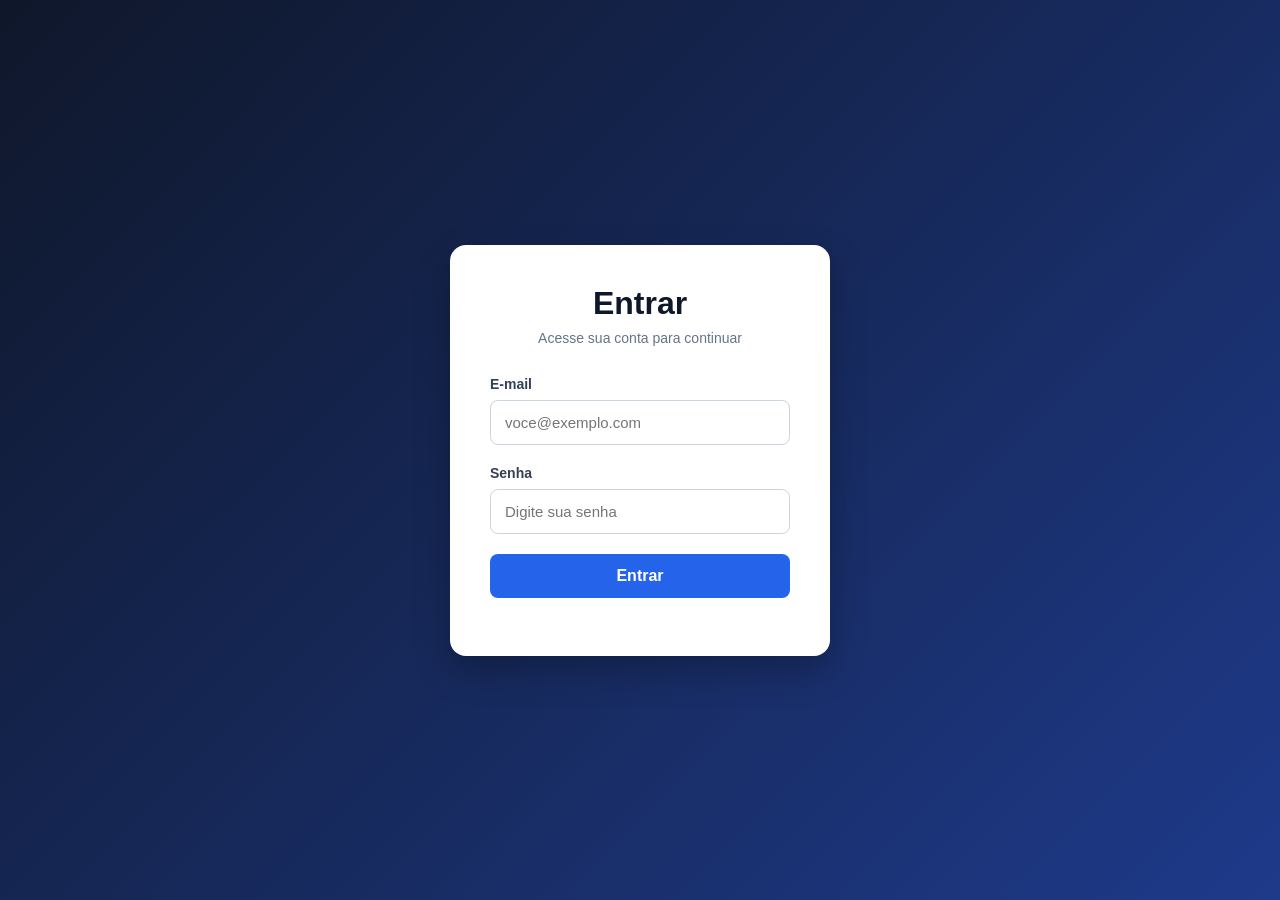
<file: index.html>
<!DOCTYPE html>
<html lang="pt-BR">
<head>
  <meta charset="UTF-8">
  <meta name="viewport" content="width=device-width, initial-scale=1.0">
  <title>Login</title>
  <link rel="stylesheet" href="style.css">
</head>
<body>

  <main class="login-container">
    <form id="login-form" class="login-form" novalidate>
      <h1>Entrar</h1>
      <p class="subtitle">Acesse sua conta para continuar</p>

      <div class="field">
        <label for="email">E-mail</label>
        <input type="email" id="email" name="email" placeholder="voce@exemplo.com">
        <span class="error-message" id="email-error"></span>
      </div>

      <div class="field">
        <label for="password">Senha</label>
        <input type="password" id="password" name="password" placeholder="Digite sua senha">
        <span class="error-message" id="password-error"></span>
      </div>

      <button type="submit" class="submit-btn">Entrar</button>

      <p class="form-status" id="form-status"></p>
    </form>
  </main>

  <script src="script.js"></script>
</body>
</html>
</file>
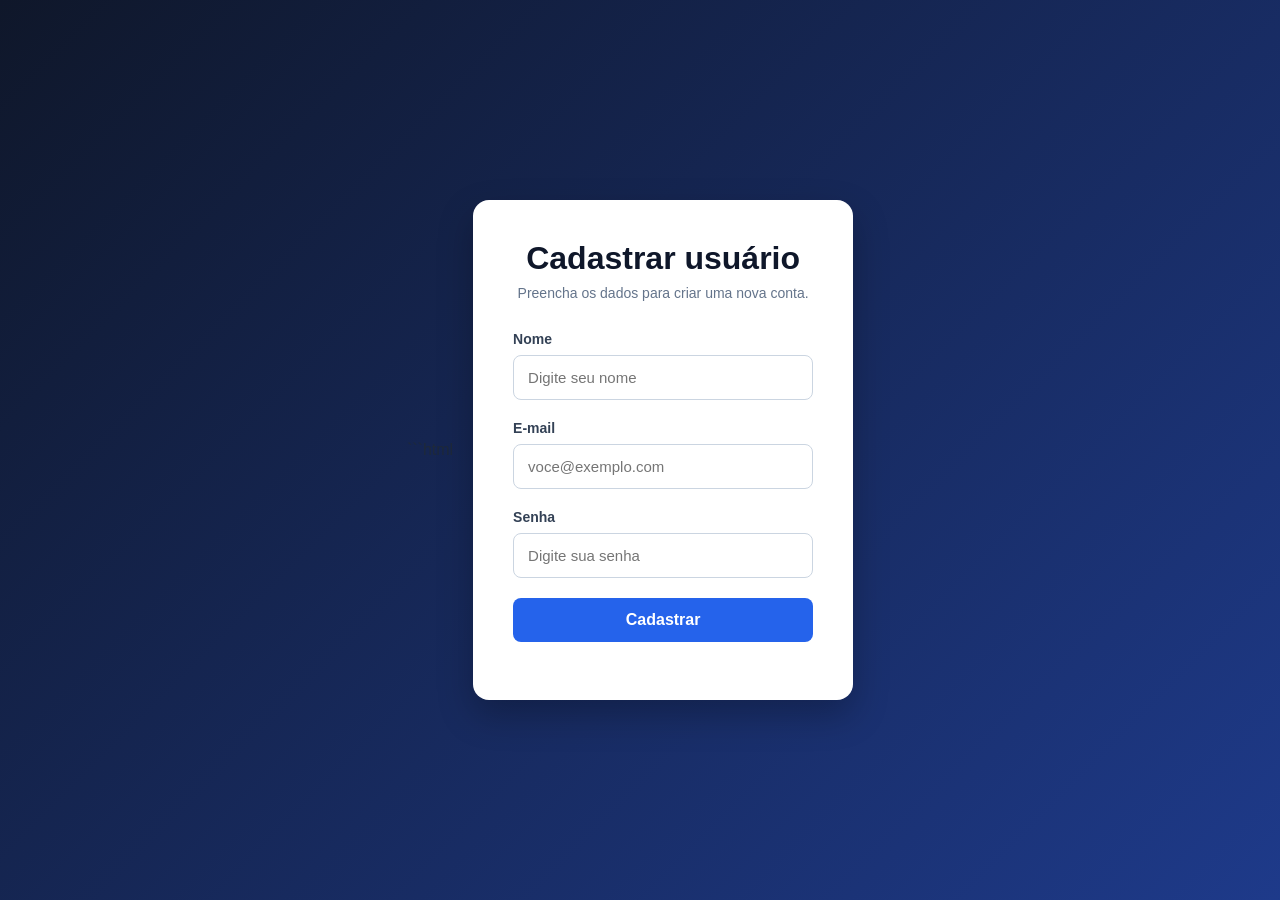
<file: cadastro.html>
```html
<!DOCTYPE html>
<html lang="pt-BR">

<head>
  <meta charset="UTF-8">
  <meta name="viewport" content="width=device-width, initial-scale=1.0">
  
  <title>
    Cadastro de Usuário
  </title>
  
  <link rel="stylesheet" href="style.css">
</head>

<body>

  <main class="login-container">
    <form id="cadastro-form" class="login-form">

      <h1>
        Cadastrar usuário
      </h1>

      <p class="subtitle">
        Preencha os dados para criar uma nova conta.
      </p>

      <div class="field">
        <label for="name">Nome</label>
        <input
          type="text"
          id="name"
          name="name"
          placeholder="Digite seu nome"
        >
      </div>

      <div class="field">
        <label for="email">E-mail</label>
        <input
          type="email"
          id="email"
          name="email"
          placeholder="voce@exemplo.com"
        >
      </div>

      <div class="field">
        <label for="password">Senha</label>
        <input
          type="password"
          id="password"
          name="password"
          placeholder="Digite sua senha"
        >
      </div>

      <button type="submit" class="submit-btn">
        Cadastrar
      </button>

      <p class="form-status" id="cadastro-status"></p>

    </form>
  </main>

  <script src="script.js"></script>

</body>
</html>
</file>
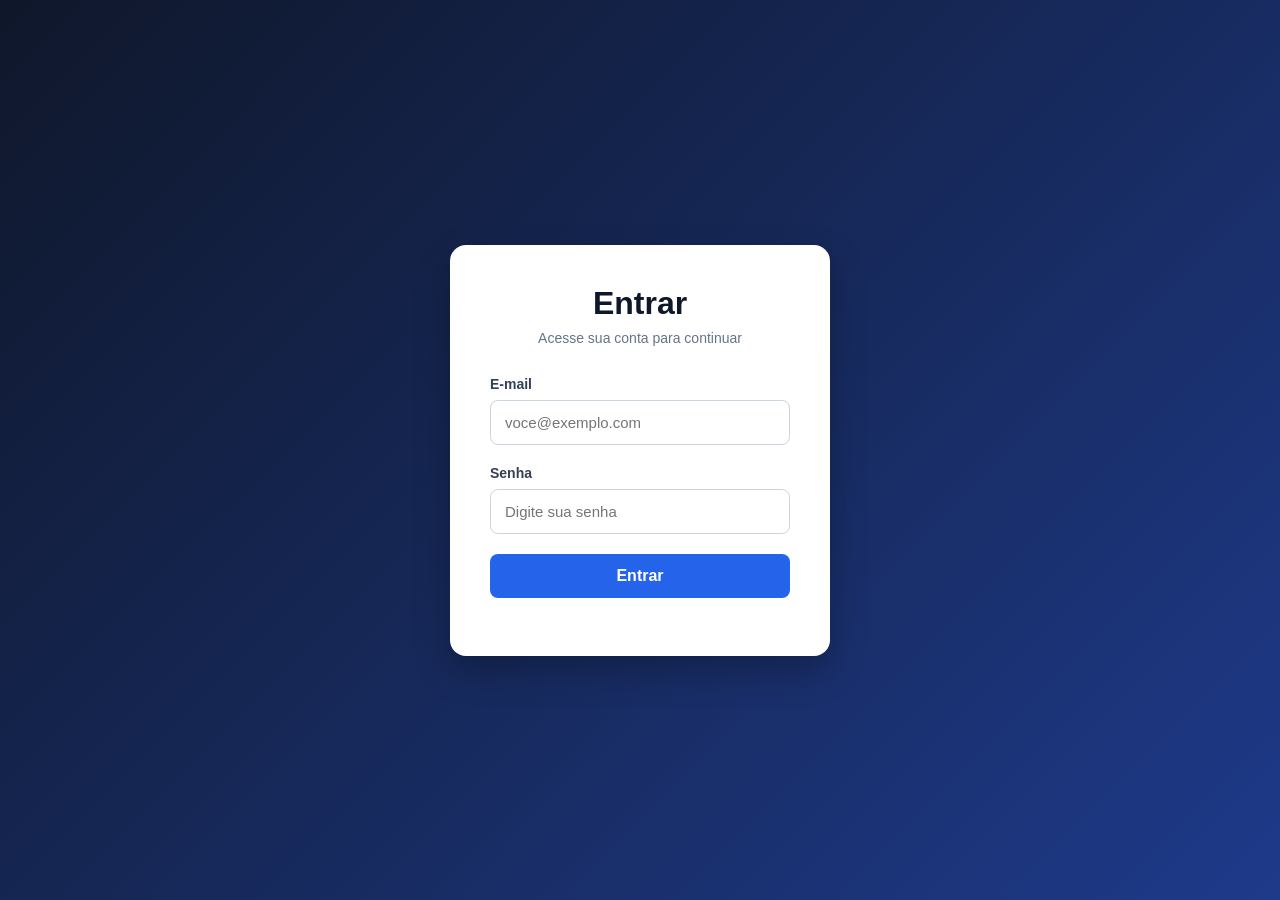
<file: dashboard.html>
<!DOCTYPE html>
<html lang="pt-BR">

<head>
  <meta charset="UTF-8">
  <meta name="viewport" content="width=device-width, initial-scale=1.0">
  
  <title>
    Dashboard
  </title>

  <link rel="stylesheet" href="style.css">
</head>

<body>

  <main class="login-container">
    <div class="login-form">

      <h1 id="welcome-message">
        Bem-vindo!
      </h1>

      <p class="subtitle">
        Você está autenticado com sucesso.
      </p>

      <nav>
        <a href="dashboard.html">
          Início
        </a>

        <a href="cadastro.html">
          Cadastrar usuário
        </a>

        <a href="index.html">
          Sair
        </a>
      </nav>

    </div>
  </main>

  <script src="script.js"></script>

</body>
</html>
</file>
<file: style.css>
* {
  margin: 0;
  padding: 0;
  box-sizing: border-box;
}

body {
  font-family: Arial, Helvetica, sans-serif;
  background: linear-gradient(135deg, #0f172a, #1e3a8a);
  min-height: 100vh;
  display: flex;
  align-items: center;
  justify-content: center;
  color: #1e293b;
}

.login-container {
  width: 100%;
  max-width: 420px;
  padding: 20px;
}

.login-form {
  background-color: #ffffff;
  padding: 40px;
  border-radius: 16px;
  box-shadow: 0 15px 35px rgba(0, 0, 0, 0.25);
}

.login-form h1 {
  text-align: center;
  font-size: 32px;
  margin-bottom: 8px;
  color: #0f172a;
}

.subtitle {
  text-align: center;
  color: #64748b;
  font-size: 14px;
  margin-bottom: 30px;
}

.field {
  margin-bottom: 20px;
}

.field label {
  display: block;
  margin-bottom: 8px;
  font-size: 14px;
  font-weight: bold;
  color: #334155;
}

.field input {
  width: 100%;
  padding: 13px 14px;
  border: 1px solid #cbd5e1;
  border-radius: 8px;
  outline: none;
  font-size: 15px;
  transition: 0.2s;
}

.field input:focus {
  border-color: #2563eb;
  box-shadow: 0 0 0 3px rgba(37, 99, 235, 0.15);
}

.field input.error {
  border-color: #dc2626;
}

.error-message {
  display: block;
  margin-top: 6px;
  color: #dc2626;
  font-size: 13px;
}

.submit-btn {
  width: 100%;
  padding: 13px;
  border: none;
  border-radius: 8px;
  background-color: #2563eb;
  color: #ffffff;
  font-size: 16px;
  font-weight: bold;
  cursor: pointer;
  transition: 0.2s;
}

.submit-btn:hover {
  background-color: #1d4ed8;
  transform: translateY(-1px);
}

.form-status {
  text-align: center;
  margin-top: 18px;
  font-size: 14px;
  font-weight: bold;
}

.form-status.success {
  color: #16a34a;
}

.form-status.error {
  color: #dc2626;
}

nav {
  display: flex;
  flex-direction: column;
  gap: 12px;
  margin-top: 25px;
}

nav a {
  display: block;
  padding: 12px;
  text-align: center;
  text-decoration: none;
  border-radius: 8px;
  background-color: #2563eb;
  color: #ffffff;
  font-weight: bold;
  transition: 0.2s;
}

nav a:hover {
  background-color: #1d4ed8;
  transform: translateY(-1px);
}
</file>
